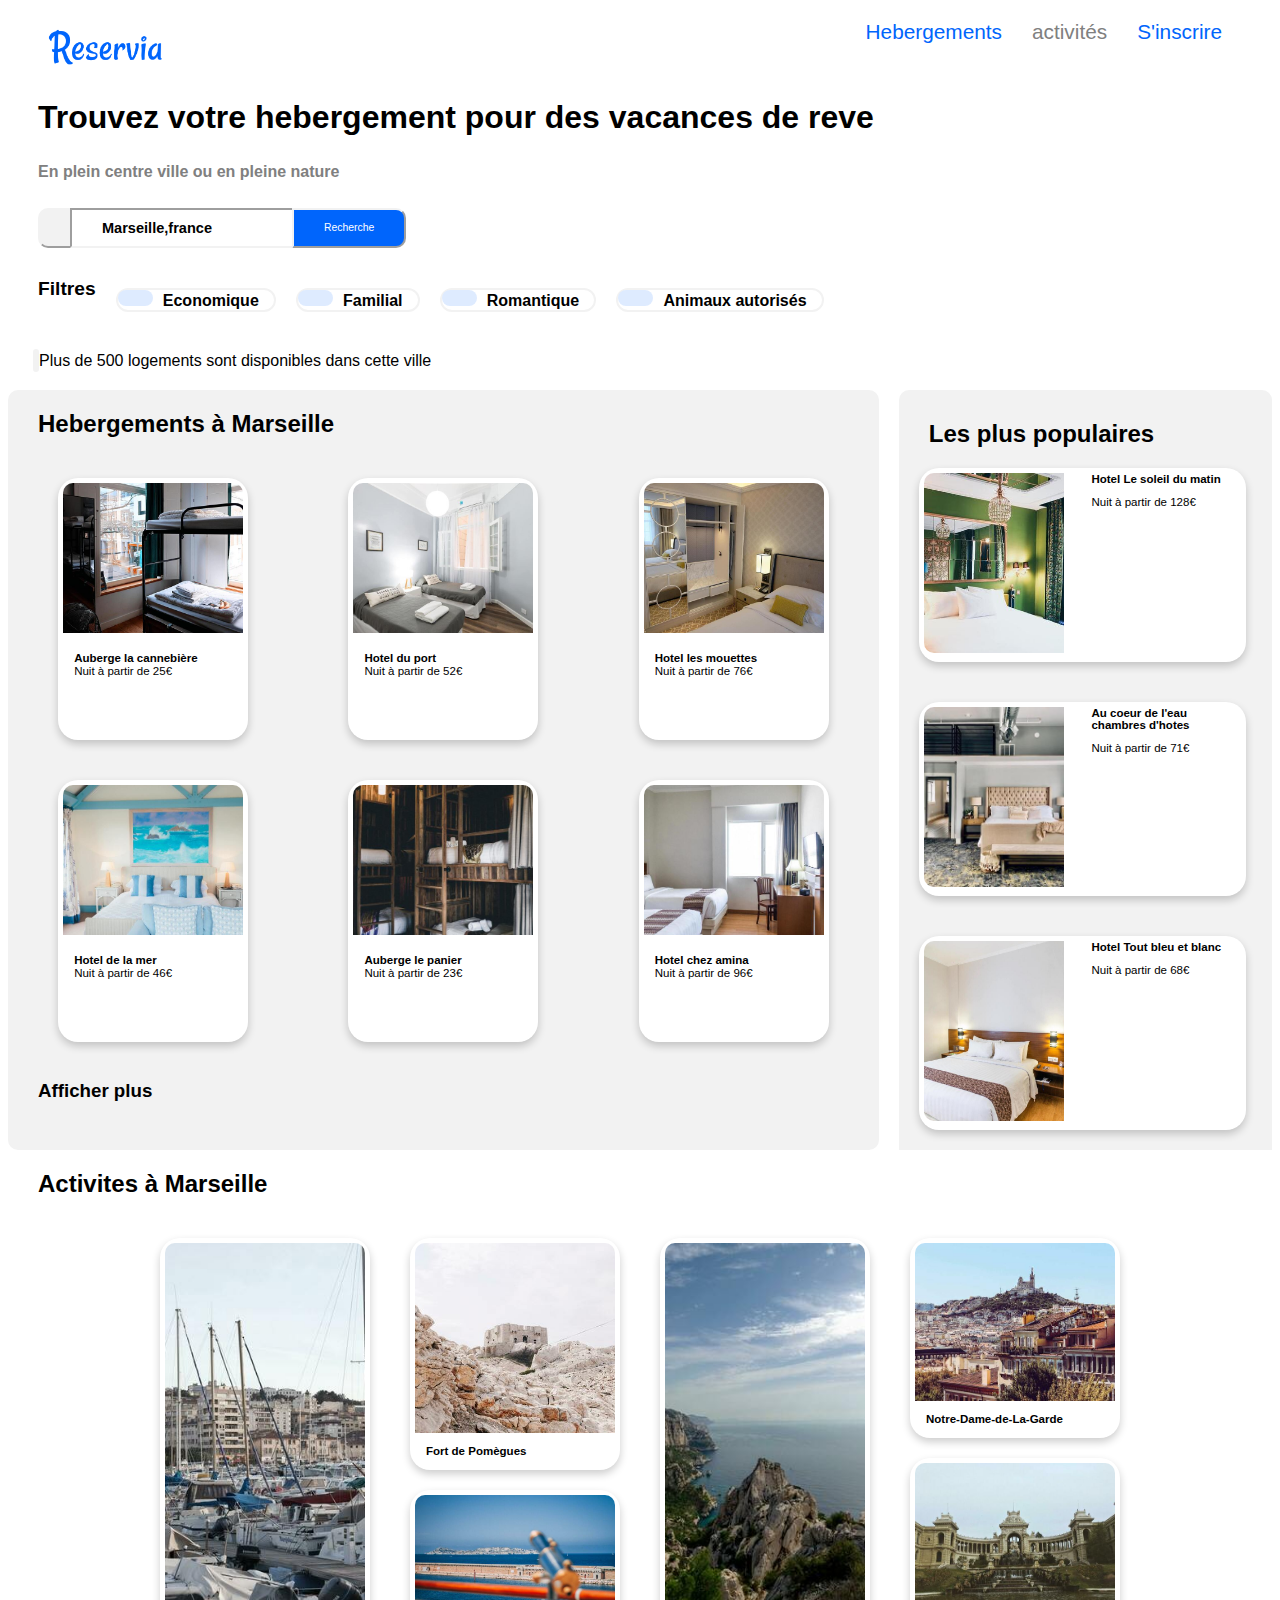
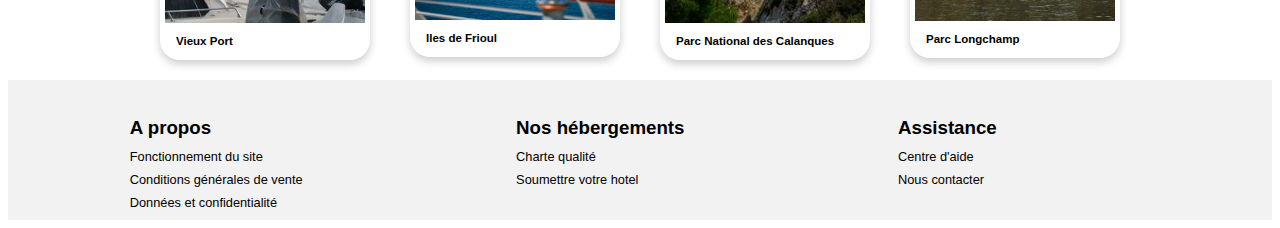
<file: index.html>
<!DOCTYPE html>
<html lang="fr">

<head>
    <meta charset="utf-8" />
    <link rel="stylesheet" href="css/siteP2.css" />
    <link rel="stylesheet" href="./css/card.css" />
    <link rel="stylesheet" href="./css/adaptation.css" />
    <link rel="stylesheet" href="https://pro.fontawesome.com/releases/v5.10.0/css/all.css" integrity="sha384-AYmEC3Yw5cVb3ZcuHtOA93w35dYTsvhLPVnYs9eStHfGJvOvKxVfELGroGkvsg+p" crossorigin="anonymous"/>
    <title> Reservia </title>
</head>

<body>
    <div id="bloc-page">
        <header>
            <div class="reservia">
                <div class="logo-reservia">
                    <img class="logo" src="reservia.jpg" alt="photo reservia" />
                </div>
                <nav id="client">
                <div class="text"> 
                    <div class="client bleu">
                        <a class="ancre" href="#lien"> Hebergements</a>
                    </div>
                    <div class="client grey">
                        <a class="ancre1" href="#lien"> activités</a> 
                    </div>
                </div>
                    <div class="client1">
                        <a class="ancre2" href="#lien"> S'inscrire </a> 
                    </div>
                </nav>
            </div>
        </header>
    </div>

    <main>
            <div id="Hebergement">
                <div class="TVH">
                    <h1>Trouvez votre hebergement pour des vacances de reve</h1>
                </div>
                <div class="PCV">
                    <h5>En plein centre ville ou en pleine nature</h5>
                </div>
                <div class="bouton">
                    <div class="sert1"> <button class="button mag1" data-search="next"> <i class="fas fa-map-marker-alt"></i> </button> </div>
                    <div class="sert2"> <input class="button mag2" type="search" placeholder= "Marseille,france"> </div>
                    <div class="sert3"> <button class="button color-bleu-icon1 mag3" data-search="clear"> <span class="recherche">Recherche</span> <i class="fas fa-search"></i> </button> </div>
                </div>
            <div id="villes">
                <div class="filtres"> <strong> Filtres </strong></div>
                <div class="Economique">
                    <div><a class="btn-group"><i class="fas fa-money-bill-wave-alt color-bleu-icon "> </i> Economique </a></div>
                    <div> <a class="btn-group"><i class="fas fa-child color-bleu-icon "></i> Familial </a></div>
                    <div><a class="btn-group"><i class="fas fa-heart color-bleu-icon"></i> Romantique </a></div>
                    <div><a class="btn-group"> <i class="fas fa-dog color-bleu-icon "></i> Animaux autorisés </a></div>
                </div>
            </div>
            <div class="next1"><i class="fas fa-info"></i>
               <a class="next">Plus de 500 logements sont disponibles dans cette ville </a></div>
            </div>
            </main>


        <section id="lien">
            <article class="heberge margin-right-10">
                <div class="margin">
                    <h2 class="font-size">Hebergements à Marseille</h2>
                </div>

                <div class="logement">

                    <div class="lot1">
                        <a href="" class="card">
                            <img class="card-img img img60" src="./image-hebergement/auberge_la_cannebière.jpg"
                                alt="photo-auberge-la-cannebiere">
                            <div class="container img10">
                                <h4 class="no-margin"><b>Auberge la cannebière</b></h4>
                                <p class="font-size2">Nuit à partir de 25€</p>
                                    <i class="fas fa-star rating"></i>
                                    <i class="fas fa-star rating"></i>
                                    <i class="fas fa-star rating"></i>
                                    <i class="fas fa-star rating"></i>
                                    <i class="fas fa-star rating1"></i>
                            </div>
                        </a>
                        <a href="" class="card">
                            <img class="card-img img img60" src="./image-hebergement/hotel-du-port.jpg" alt="photo-hotel-du-port">
                            <div class="container img10">
                                <h4 class="no-margin"><b>Hotel du port</b></h4>
                                <p class="font-size2">Nuit à partir de 52€</p>
                                <i class="fas fa-star rating"></i>
                                <i class="fas fa-star rating"></i>
                                <i class="fas fa-star rating"></i>
                                <i class="fas fa-star rating"></i>
                                <i class="fas fa-star rating"></i>
                            </div>
                        </a>
                        <a href="" class="card">
                            <img class="card-img img img60" src="./image-hebergement/hotel-les-mouettes.jpg"
                                alt="photo-hotel-les-mouettes">
                            <div class="container img10">
                                <h4 class="no-margin"><b>Hotel les mouettes</b></h4>
                                <p class="font-size2">Nuit à partir de 76€</p>
                                <i class="fas fa-star rating"></i>
                                <i class="fas fa-star rating"></i>
                                <i class="fas fa-star rating"></i>
                                <i class="fas fa-star rating"></i>
                                <i class="fas fa-star rating1"></i>
                            </div>
                        </a>
                    </div>
                    <div class="lot2">
                        <a href="" class="card">
                            <img class="card-img img img60" src="./image-hebergement/hotel-de-la-mer.jpg"
                                alt="photo-hotel-de-la-mer">
                            <div class="container img10">
                                <h4 class="no-margin"><b>Hotel de la mer</b></h4>
                                <p class="font-size2">Nuit à partir de 46€</p>
                                <i class="fas fa-star rating"></i>
                                <i class="fas fa-star rating"></i>
                                <i class="fas fa-star rating"></i>
                                <i class="fas fa-star rating1"></i>
                                <i class="fas fa-star rating1"></i>
                            </div>
                        </a>
                        <a href="" class="card">
                            <img class="card-img img img60" src="./image-hebergement/auberge-le-panier.jpg"
                                alt="photo-auberge-le-panier">
                            <div class="container img10">
                                <h4 class="no-margin"><b>Auberge le panier</b></h4>
                                <p class="font-size2">Nuit à partir de 23€</p>
                                <i class="fas fa-star rating"></i>
                                <i class="fas fa-star rating"></i>
                                <i class="fas fa-star rating"></i>
                                <i class="fas fa-star rating"></i>
                                <i class="fas fa-star rating1"></i>
                            </div>
                        </a>
                        <a href="" class="card">
                            <img class="card-img img img60" src="./image-hebergement/hotel-chez-amina.jpg"
                                alt="photo-hotel-chez-amina">
                            <div class="container img10">
                                <h4 class="no-margin"><b>Hotel chez amina</b></h4>
                                <p class="font-size2">Nuit à partir de 96€</p>
                                <i class="fas fa-star rating"></i>
                                <i class="fas fa-star rating"></i>
                                <i class="fas fa-star rating"></i>
                                <i class="fas fa-star rating"></i>
                                <i class="fas fa-star rating"></i>
                            </div>
                        </a>
                    </div>
                    <div class="margin">
                        <h3>Afficher plus</h3>
                    </div>

                </div>


            </article>
            <aside class="popu margin-left-10">
                <div class="margin espace1 font-size">
                    <div class="espace">Les plus populaires </div>
                    <div class="espace2"> <i class="fas fa-chart-line"></i> </div>
                </div>
                <div id="populaires">

                    <a href="" class="card card-decale">
                        <div class="img70">
                            <img class="card-img1 img" src="./image-hebergement/hotel-le-soleil-du-matin.jpg"
                                alt="photo-hotel-le-soleil-du-matin">
                        </div>
                        <div class="container1 img30">
                            <h4 class="no-margin"><b>Hotel Le soleil du matin</b></h4>
                            <p class="font-size2">Nuit à partir de 128€</p>
                            <i class="fas fa-star rating espace4"></i>
                            <i class="fas fa-star rating espace4"></i>
                            <i class="fas fa-star rating espace4"></i>
                            <i class="fas fa-star rating espace4"></i>
                            <i class="fas fa-star rating espace4"></i>
                        </div>
                    </a>

                    <a href="" class="card card-decale">
                        <div class="img70">
                            <img class="card-img1 img" src="./image-hebergement/au-coeur-de-eau-chambres-hotes.jpg"
                                alt="photo-au-coeur-de-eau-chambre-hotes">
                        </div>
                        <div class="container1 img30">
                            <h4 class="no-margin"><b>Au coeur de l'eau chambres d'hotes</b></h4>
                            <p class="font-size2">Nuit à partir de 71€</p>
                            <i class="fas fa-star rating espace4"></i>
                            <i class="fas fa-star rating espace4"></i>
                            <i class="fas fa-star rating espace4"></i>
                            <i class="fas fa-star rating espace4"></i>
                            <i class="fas fa-star rating1 espace4"></i>
                        </div>
                    </a>

                    <a href="" class="card card-decale">
                        <div class="img70">
                            <img class="card-img1 img" src="./image-hebergement/hotel-tout-bleu-et-blanc.jpg"
                                alt="photo-hotel-tout-bleu-et-blanc" >
                        </div>
                        <div class="container1 img30">
                            <h4 class="no-margin"><b>Hotel Tout bleu et blanc</b></h4>
                            <p class="font-size2">Nuit à partir de 68€</p>
                            <i class="fas fa-star rating espace4"></i>
                            <i class="fas fa-star rating espace4"></i>
                            <i class="fas fa-star rating espace4"></i>
                            <i class="fas fa-star rating espace4"></i>
                            <i class="fas fa-star rating1 espace4"></i>
                        </div>
                    </a>
                </div>
            </aside>
        </section>
            <article>
                <div class="margin1">
                    <h2 class="font-size">Activites à Marseille</h2>
                </div>

                <div id="monument">

                    <a href="" class="text-decoration">
                        <div class="card card-large">
                            <img class="card-img2 img" src="./image-activites/vieux-port.jpg" alt="photo-vieux-port">
                            <div class="container img20">
                                <h4 class="no-margin"><b>Vieux Port</b></h4>
                            </div>
                        </div>
                    </a>

                    <a href="" class="text-decoration"> 
                        <div class="card card-large">
                            <img class="card-img5 img" src="./image-activites/fort-de-pomègues.jpg"
                                alt="photo-fort-de-pomègues">
                            <div class="container img20">
                                <h4 class="no-margin"><b>Fort de Pomègues</b></h4>
                            </div>
                        </div>
                        <div class="card card-large">
                            <img class="card-img4 img" src="./image-activites/iles-de-frioul.jpg"
                                alt="photo-de-iles-de-frioul">
                            <div class="container img20">
                                <h4 class="no-margin"><b>Iles de Frioul</b></h4>
                            </div>
                        </div>
                    </a>

                    <a href="" class="text-decoration">
                        <div class="card card-large" >
                            <img class="card-img2 img" src="./image-activites/parc-national-des-calanques.jpg"
                                alt="photo-parc-national-des-calanques">
                            <div class="container img20">
                                <h4 class="no-margin"><b>Parc National des Calanques</b></h4>
                            </div>
                        </div>
                    </a>



                    <a href="" class="text-decoration">
                        <div class="card card-large">
                            <img class="card-img3 img" src="./image-activites/notre-dame-de-la-garde.jpg"
                                alt="photo-de-notre-dame-de-la-garde">
                            <div class="container img20 img20">
                                <h4 class="no-margin"><b>Notre-Dame-de-La-Garde</b></h4>
                            </div>
                        </div>
                        <div class="card card-large">
                            <img class="card-img3 img" src="./image-activites/parc-longchamp.jpg" alt="photo-parc-longchamp">
                            <div class="container img20">
                                <h4 class="no-margin"><b>Parc Longchamp</b></h4>
                            </div>
                        </div>
                    </a>
                </div>

            </article>

        <footer>
            <div id="infos">
                <div class="a-propos">
                    <h3> A propos </h3>
                <p class="font-size1"><a class="text-decorative"  href="#"> Fonctionnement du site </a></p>
                <p class="font-size1"><a class="text-decorative"  href="#"> Conditions générales de vente </a></p>
                <p class="font-size1"><a class="text-decorative" href="#"> Données et confidentialité </a></p>
                </div>
                <div class="nos-hebergements">
                    <h3> Nos hébergements </h3>
                <p class="font-size1"><a class="text-decorative"  href="#"> Charte qualité </a></p>
                <p class="font-size1"><a class="text-decorative" href="#"> Soumettre votre hotel </a></p>
                </div>
                <div class="assistance">
                    <h3>Assistance</h3>
                    <p class="font-size1"><a class="text-decorative"  href="#"> Centre d'aide</a></p>
                    <p class="font-size1"><a class="text-decorative"  href="#"> Nous contacter</a></p>
                </div>
                <div></div>

            </div>

        </footer>
</body>

</html>
</file>
<file: css/siteP2.css>
#infos{
   display: flex;
    background-color:#F2F2F2;
    justify-content: space-around;
    line-height: 10px;
    width: 100%;
    padding-top: 25px;
}
.filtres{
    margin-right: 10px;
    font-size: 1.2em;
    margin-bottom: 5px;
}
.client,.client1{
    margin-right: 30px;
}

#monument{
    display:flex;
    width: 100%;
    justify-content: center;
}

section{
    display: flex;
    flex-direction: row;
    margin-right: auto;
    justify-content: space-evenly;
    width: 100%;
}
body{
    font-family: Raleway,"trebuchet MS", sans-serif;
}
#villes{
    display: flex;
    margin: 30px;
}
.Economique{
    display: flex;
}
.reservia{
    display: flex;
    width: 100%;
}
.logo-reservia{
    margin-left: 20px;
    max-height: 150px;
}
.logo{
    width: 40%;
}
.next1{
    margin-bottom: 20px;
    margin-left: 25px;
}
.btn-group{
    border: 4px solid #F2F2F2;
    border-radius: 30px 30px 30px 30px;
    font-weight: bolder;
    margin: 10px;
    padding-right: 15px;
}  
.color-bleu-icon{
    background-color: #DEEBFF;
}
.btn-group:hover{
    color: blue;
}
.button{
    font-size: 1.3em;
    border-color: #F2F2F2;
    background: white;
}
.bouton{
    display: flex;
}

.mag1{
    border-radius: 10px 0px 0px 10px;
    margin-left: 30px;
    background: #F2F2F2;
    height: 40px;
    outline:none;
    padding-right: 15px;
    padding-left: 15px;
    border-right: white;
    
}   
.mag2{
    border-radius: 0px 0px 0px 0px;
    height: 40px;
    border-right: white;
    padding-left: 30px;
}
.mag2::placeholder{
    color: black;
    font-weight:bold;
}
.mag3{
    border-radius: 0px 10px 10px 0px;
    height: 40px;
    outline:none;
    padding-left: 30px;
    padding-right: 30px;
    color: white;
}
#populaires{
    display: flex;
    flex-direction: column;
    background-color: #F2F2F2;
}
.lot1, .lot2 {
    display: flex;
    justify-content: space-around;
}
.margin-right-10 {
    margin-right: 10px;
    border-radius: 10px 10px 10px 10px;
}
.margin-left-10 {
    margin-left: 10px;
    border-radius: 10px 10px 10px 10px;
}
.margin {
    margin-left:25px;
}
.margin1{
    margin-left: 30px;
}
h1, .PCV {
    margin-left: 30px;
}
h5{
    font-size: 1em;
}
header{
    margin-left: 10px;
}
.espace1{
    display: flex;
    justify-content: space-between;
    font-weight: bolder;
    padding-top: 30px;
}
.espace2{
    margin-right: 25px;
}
.color-bleu-icon{
color: #0065FC;
}
.color-bleu-icon1{
background: #0065FC;
}
.color{
    color: #0065FC;
}
.PCV{
    color: grey;
}
.ancre{
    color: #0065FC;
    border-top: 2px solid #0065FC ;
    text-decoration: none;
    padding-top: 20px;
}
.ancre1{
    color: grey;
    text-decoration: none;
}
.ancre2{
    color: #0065FC;
    text-decoration: none;
}
.img30{
    width: 49%;
    padding-left: 15px;
}
.img70{
    width: 50%;
}
.img10{
    line-height: 2px;
    width: 100%;
    object-fit: cover;
    height: 70px;
    padding-top: 20px!important;
}
.text-decorative{
    text-decoration: none;
    color: black;
}
.text{
    display: flex;
}
.text-decoration{
    text-decoration: none;
}
.espace4{
    margin-bottom: 30px;
}
</file>
<file: css/card.css>
.card {
    box-shadow: 0 4px 8px 0 rgba(0,0,0,0.2);
    transition: 0.3s;
    background: white;
    border-radius: 20px;
    padding: 5px;
    height: fit-content;
    width: 100%;
    margin: 20px;
    text-decoration: none;
    color: black;
  }
  .card-large{
    width: auto;
    height: fit-content;
  }
  .card:hover , .card1:hover {
    box-shadow: 0 8px 16px 0 rgba(0,0,0,0.2);
  }
  
  .container {
    padding: 8px 11px;
    width: 214px;
  }

  .no-margin {
      margin: auto !important;
  }

  .rating{
    color: #0065FC;
    font-size: 1em;
 }
 .rating1{
   color: #F2F2F2;
     font-size: 1em;
 }
 .card-decale{
     display: flex;
     width: auto;
     height: fit-content;
 }
</file>
<file: css/adaptation.css>
/* Extra small devices (phones, 600px and down) */
@media only screen and (min-width: 320px) and (max-width: 767px) {
    .card {
        width: auto;
    }

    .card-large{
        width: auto;
    }
    section{
        flex-direction: column-reverse;
    }
    .lot1, .lot2 {
        flex-direction: column;
    }
    #monument{
        flex-direction: column;
        width: 100%;
    }
    #infos{
        flex-direction: column;
    }
    .btn-group{
        font-size: 12px;
        height: 30px;
        align-items: center;
        display: flex;
        border-radius: 50px 50px 50px 50px;
        margin-right: 20px;
        padding-right: 30px;
    }
    .color-bleu-icon{
        width: 10px;
        font-size: 10px;
        padding: 15px;
        text-align: center;
        margin-right: 25px;
        border-radius: 30px;
    }

    .filtres{
        font-size: 1em;
        margin-bottom: 20px;
    }
    .next{
        font-size: 0.8em;
    }

    .next1{
        margin-bottom: 40px;
    }
    .font-size1{
        font-size: 0.8em;
    }
    .ancre2{
        font-size: 1em;
        position: relative;
        top: 15px;
    }
    .font-size{
        font-size: 1.5em;
    }
    .font-size2{
        font-size: 1em;
    }
    h4,h3{
        font-size: 1em;
    }
    h5{
        font-size: 1em;
    }
    h1{
        font-size: 1.5em;
        margin-top: 50px;
    }
   
    header{
        margin-left: 20px;
    }
    .heberge{
        background-color: white;
    }
    .sert1,.sert3{
        font-size: 30%;
    }
    .sert2{
        font-size: 70%;
    }
    .sert{
        font-size: 70%;
    }
    
    .a-propos, .nos-hebergements,.assistance{
        margin-left: 30px;
    }
    #villes{
        flex-direction: column;
    }
    .img{
        width: 100%;
    }
    #infos{
        line-height: 30px;
    }
    .Economique {
        flex-wrap: wrap;
        justify-content: space-between;
    }
    .logo{
      width: 45%;
    }
    .container{
        width: 600px;
    }
    .ancre{
        padding-top: 0;
        border-top: 0;
        padding: 10px;
    }
    .text{
        font-size:1em;
        width: 100%;
        position: absolute;
        top: 70px;

        
    }
    .bleu{
        color:#0065FC;
        border-bottom: 4px solid #0065FC;
        width: 50%;
        }
       .grey{
        color: grey;
        border-bottom: 4px solid#F2F2F2;
        width: 50%;
        }
        .client{
            margin-bottom: 10px;
            margin-right: 30px;
            margin: 0;
            text-align: center;
        }
        .client1{
            margin-bottom: 10px;
            margin-right: 30px;
        }
    .fa-info{
        color: #0065FC;
        background-color: white;
        height: 20px;
        width: 20px;
        border: 2px solid #F2F2F2;
        text-align: center;
        border-radius: 30px;
        margin-left: 20px;
    }
    .heberge {
        width: 100%;
        background-color: #F2F2F2;
    }
    .popu{
    display: flex;
    flex-direction: column;
    background-color: #F2F2F2;
    }
    .recherche{
        display: none;
      }
      #client{
        display: flex;
        width: 100%;
        justify-content: flex-end;
        margin-bottom: 25px;
    }
    .card-img {
        width: 100%;
        border-radius: 10px 10px 0 0;
    }
    .card-img1 {
        width: 100%;
        border-radius: 10px 0 0 10px;
    }
    .img{
        width: 100%;
        object-fit: cover;
        height: 200px;
    }
    .img20,.img10{
        width: 100%;
        object-fit: cover;
        height: 50px;
        padding-top: 30px;
    }
    .mag1{
        border-radius: 20px 0px 0px 20px;
        height: 60px;
        border-right: white;
        font-size: 4em;
        padding-right: 15px;
        padding-left: 15px;
        object-fit: cover;
    }
    .mag2{
        height: 60px;
        object-fit: cover;
        width: 100%;
        padding-left: 15px;
    }
    .mag2::placeholder{
        color: black;
        font-size: 0.7em;
        font-weight:bold;
    }
    .mag3{
        border-radius: 20px 20px 20px 20px;
        height: 60px;
        font-size: 4em;
        object-fit: cover;
        width: 100%;
        padding-left: 15px;
        padding-right: 15px;
    }
    

}

/* Small devices (portrait tablets and large phones, 600px and up) */
@media only screen and (min-width: 768px) and (max-width: 1024px){
    .card {
        width: auto;
    }
    .card-large{
        width: auto;
    }

    section{
        flex-direction: column-reverse;
    }
    .lot1, .lot2 {
        flex-direction: column;
    }
    #monument{
        flex-direction: column;
        width: 100%;
    }
    #infos{
        flex-direction: column;
    }
    .btn-group{
        font-size: 40px;
        height: 85px;
        align-items: center;
        display: flex;
        border-radius: 50px 50px 50px 50px;
        margin-right: 20px;
        padding-right: 30px;
    }
    .color-bleu-icon{
        width: 50px;
        font-size: 40px;
        padding: 24px;
        text-align: center;
        margin-right: 25px;
        border-radius: 80px;
    }
    .filtres{
        font-size: 2.4em;
        margin-bottom: 20px;
    }
    .button{
        font-size: 2em;
    }
    .next{
        font-size: 1em;
    }
    .fa-info{
        color: #0065FC;
        background-color: white;
        height: 30px;
        width: 30px;
        border: 2px solid #F2F2F2;
        text-align: center;
        border-radius: 30px;
        margin-left: 20px;
        padding: 5px;
        font-size: 0.7em;
    }
    
    .next1{
        margin-bottom: 40px;
    }
    .font-size1{
        font-size: 1.5em;
    }
    .ancre2{
        font-size: 3em;
        position: relative;
        bottom: 10px;
    }
    .font-size{
        font-size: 3em;
    }
    .font-size2{
        font-size: 2em;
    }
    h4,h3{
        font-size: 2.5em;
    }
    h5{
        font-size: 1.5em;
    }
    h1{
        font-size: 3.5em;
        margin-top: 1.5em;
    }
    header{
        margin-left: 20px;
    }
    .margin1{
        margin-left: 30px;
    }
    .heberge{
        background-color: white;
    }
    .sert1,.sert3{
        font-size: 30%;
    }
    .sert2{
        font-size: 100%;
    }
    .a-propos, .nos-hebergements,.assistance{
        margin-left: 30px;
    }
    #villes{
        flex-direction: column;
    }
    .fa-chart-line{
        margin-left: 10px;
    }
    
    .card-img {
        width: 100%;
        border-radius: 10px 10px 0 0;
    }
    .card-img1 {
        width: 100%;
        border-radius: 10px 0 0 10px;
    }
    .img{
        width: 100%;
        object-fit: cover;
        height: 300px;
    }
    .img20,.img10{
        width: 100%;
        object-fit: cover;
        height: 90px;
        padding-top: 30px;
    }
    .mag1{
        border-radius: 20px 0px 0px 20px;
        height: 100px;
        border-right: white;
        font-size: 4em;
        padding-right: 30px;
        padding-left: 30px;
        object-fit: cover;
    }
    .mag2{
        height: 100px;
        object-fit: cover;
        width: 100%;
    }
    .mag2::placeholder{
        color: black;
        font-size: 0.7em;
        font-weight:bold;
    }
    .mag3{
        border-radius: 20px 20px 20px 20px;
        height: 100px;
        font-size: 4em;
        object-fit: cover;
        width: 100%;
    }
    #infos{
        line-height: 30px;
    }
    .Economique{
        flex-wrap: wrap;
        justify-content: flex-start;
    }
    .logo{
        width: 77%;
    }
    header{
        line-height: 114px;
    }
    .container{
        width: 600px;
    }
    .ancre{
        border-top: 0;
        padding-top: 0;
        padding: 10px;
    }
    .text{
        font-size: 3em;
        width: 100%;
        position: absolute;
        top: 90px;
        justify-content: space-between;

    }
    .bleu{
        color:#0065FC;
        border-bottom: 4px solid #0065FC;
        width: 50%;
        }
       .grey{
        color: grey;
        border-bottom: 4px solid#F2F2F2;
        width: 50%;
        }
        .client{
            margin-bottom: 10px;
            margin-right: 30px;
            margin: 0;
            text-align: center;
        }
        .client1{
            margin-bottom: 10px;
            margin-right: 30px;
        }
    .heberge {
        width: 100%;
        background-color: #F2F2F2;
    }
    .popu{
    display: flex;
    flex-direction: column;
    background-color: #F2F2F2;
    }
    .bouton{
        font-size: xx-large;
    }
    .recherche{
        display: none;
      }
      #client{
        display: flex;
        width: 100%;
        justify-content: flex-end;
        margin-bottom: 25px;
    }
      
}


@media only screen and (min-width: 1025px) and (max-width: 1359px){
    header{
        margin: 20px;
        
    }
    .margin1{
        margin-left: 50px;
    }
    .sert1,.sert3{
        font-size: 50%;
    }
    .sert2{
        font-size: 70%;
    }
    .a-propos, .nos-hebergements,.assistance{
        margin-left: 30px;
        font-size: 1em;
    }
    .margin, .margin1{
        margin-left: 30px;
    }
    h4,p{
        font-size: 1.2em;
    }
    .espace{
        font-size: 1.5em;
    }
    .fa-chart-line{
        font-size: x-large;
        margin-left: 10px;
    }
    .btn-group{
        display: flex;
        border: 2px solid #F2F2F2;
        border-radius: 30px 30px 30px 30px;
        font-weight: bolder;
        padding: 6px;
        padding-left: 0;
        margin: 10px;
        padding-right: 15px;
        align-items: baseline;
    }
    .filtres{
        margin-right: 10px;
        font-size: 1.2em;
        margin-bottom: 15px;
    }
    .btn-group{
        padding-top: 0;
        padding-bottom: inherit;
    }  
    .color-bleu-icon{
        border-radius: 20px;
        background-color: #DEEBFF;
        margin-right: 10px;
        padding:8px;
        width: 1.2em;
        text-align: center;
    }
    .next{
        font-size: 1em;
    }
    .fa-info{
        color: #0065FC;
        background-color: white;
        height: 20px;
        width: 20px;
        border: 3px solid #F2F2F2;
        border-radius: 20px;
        text-align: center;
    }
    .heberge {
        width: 70%;
        background-color: #F2F2F2;
    }
    .popu{
        width: 30%;
        display: flex;
        flex-direction: column;
        background-color: #F2F2F2;
    }
    .card-img {
        object-fit: cover;
        width: 180px;
        border-radius: 10px 10px 0 0;
        height: 150px;
      }
      .card{
          width: 180px;
      }
      .container,.container1{
          font-size: 0.6em;
      }
      .card-img1 {
        object-fit: cover;
        width: 140px;
        border-radius: 10px 0 0 10px;
        height: 180px;
      }
      .card-decale{
          width: 85%;
      }
      .card-img2 {
        object-fit: cover;
        width: 200px;
        border-radius: 10px 10px 0 0;
        height: 380px;
      }
      .card-img3{
        object-fit: cover;
        width: 200px;
        border-radius: 10px 10px 0 0;
        height: 158px;
      }
      .card-img4 {
        object-fit: cover;
        width: 200px;
        border-radius: 10px 10px 0 0;
        height: 125px;
      }
      .card-img5 {
        object-fit: cover;
        width: 200px;
        border-radius: 10px 10px 0 0;
        height: 190px;
      }
      .card-large{
          width: 200px;
      }
      .fa-search{
          display: none !important;
      }
      #client{
        display: flex;
        font-size: 1.3em;
        width: 100%;
        justify-content: flex-end;
        margin-bottom: 25px;
    }
    .font-size1{
        font-size: 0.8em;
    }

}


@media only screen and (min-width: 1360px) and (max-width:1400px){
    .heberge {
        width: 100%;
        background-color: #F2F2F2;
    }
    .popu{
    display: flex;
    flex-direction: column;
    background-color: #F2F2F2;
    }
    h4,p{
        font-size: 0.9em;
    }
    .espace{
        font-size: 1.5em;
    }
    .fa-chart-line{
        font-size: x-large;
    }
    .btn-group{
        border: 2px solid #F2F2F2;
        border-radius: 30px 30px 30px 30px;
        font-weight: bolder;
        font-size: 1.2em;
        padding: 6px;
        padding-left: 0;
        margin: 10px;
        padding-right: 15px;
    }
    .color-bleu-icon{
        border-radius: 20px;
        background-color: #DEEBFF;
        margin-right: 10px;
        padding:8px;
        width: 1.2em;
        text-align: center;
    }
    .container1 {
        padding: 8px 11px;
        width: 190px;
      }
      .fa-info{
        color: #0065FC;
        background-color: white;
        height: 20px;
        width: 20px;
        border: 3px solid #F2F2F2;
        border-radius: 20px;
        text-align: center;
    }
    .card-img {
        object-fit: cover;
        width: 100%;
        border-radius: 10px 10px 0 0;
        height: 150px;
      }
      .card-img1 {
        object-fit: cover;
        width: 160px;
        border-radius: 10px 0 0 10px;
        height: 160px;
      }
      .card-img2 {
        object-fit: cover;
        width: 290px;
        border-radius: 10px 10px 0 0;
        height: 380px;
      }
      .card-img3{
        object-fit: cover;
        width: 290px;
        border-radius: 10px 10px 0 0;
        height: 158px;
      }
      .card-img4 {
        object-fit: cover;
        width: 290px;
        border-radius: 10px 10px 0 0;
        height: 125px;
      }
      .card-img5 {
        object-fit: cover;
        width: 290px;
        border-radius: 10px 10px 0 0;
        height: 190px;
      }
      .fa-search{
        display: none !important;
    }
    #client{
        display: flex;
        font-size: 1.3em;
        width: 100%;
        justify-content: flex-end;
        margin-bottom: 25px;
    }


}
@media only screen and (min-width: 1401px) and (max-width: 1600px){
    .heberge {
        width: 100%;
        background-color: #F2F2F2;
    }
    .popu{
    display: flex;
    flex-direction: column;
    background-color: #F2F2F2;
    }
    h4,p{
        font-size: 0.9em;
    }
    .espace{
        font-size: 1.5em;
    }
    .fa-chart-line{
        font-size: x-large;
    }
    .btn-group{
        border: 2px solid #F2F2F2;
        border-radius: 30px 30px 30px 30px;
        font-weight: bolder;
        font-size: 1.2em;
        padding: 6px;
        padding-left: 0;
        margin: 10px;
        padding-right: 15px;
    }
    .color-bleu-icon{
        border-radius: 20px;
        background-color: #DEEBFF;
        margin-right: 10px;
        padding:8px;
        width: 1.2em;
        text-align: center;
    }
    .container1 {
        padding: 8px 11px;
        width: 190px;
      }
      .fa-info{
        color: #0065FC;
        background-color: white;
        height: 20px;
        width: 20px;
        border: 3px solid #F2F2F2;
        border-radius: 20px;
        text-align: center;
    }
    .card-img {
        object-fit: cover;
        width: 100%;
        border-radius: 10px 10px 0 0;
        height: 150px;
      }
      .card-img1 {
        object-fit: cover;
        width: 160px;
        border-radius: 10px 0 0 10px;
        height: 160px;
      }
      .card-img2 {
        object-fit: cover;
        width: 290px;
        border-radius: 10px 10px 0 0;
        height: 380px;
      }
      .card-img3{
        object-fit: cover;
        width: 290px;
        border-radius: 10px 10px 0 0;
        height: 158px;
      }
      .card-img4 {
        object-fit: cover;
        width: 290px;
        border-radius: 10px 10px 0 0;
        height: 125px;
      }
      .card-img5 {
        object-fit: cover;
        width: 290px;
        border-radius: 10px 10px 0 0;
        height: 190px;
      }
      .fa-search{
        display: none !important;
    }
    #client{
        display: flex;
        font-size: 1.3em;
        width: 100%;
        justify-content: flex-end;
        margin-bottom: 25px;
    }


}

@media only screen and (min-width: 1601px) and (max-width: 1759px){
    .heberge {
        width: 100%;
        background-color: #F2F2F2;
    }
    .popu{
    display: flex;
    flex-direction: column;
    background-color: #F2F2F2;
    }
    h4,p{
        font-size: 1.0em;
    }
    .espace{
        font-size: 1.5em;
    }
    .fa-chart-line{
        font-size: x-large;
    }
    .btn-group{
        border: 2px solid #F2F2F2;
        border-radius: 30px 30px 30px 30px;
        font-weight: bolder;
        font-size: 1.2em;
        padding: 6px;
        padding-left: 0;
        margin: 10px;
        padding-right: 15px;
    }
    .color-bleu-icon{
        border-radius: 20px;
        background-color: #DEEBFF;
        margin-right: 10px;
        padding:8px;
        width: 1.2em;
        text-align: center;
    }
    .container1 {
        padding: 8px 11px;
        width: 190px;
      }
      .fa-info{
        color: #0065FC;
        background-color: white;
        height: 20px;
        width: 20px;
        border: 3px solid #F2F2F2;
        border-radius: 20px;
        text-align: center;
    }
    .card-img {
        object-fit: cover;
        width: 100%;
        border-radius: 10px 10px 0 0;
        height: 150px;
      }
      .card-img1 {
        object-fit: cover;
        width: 160px;
        border-radius: 10px 0 0 10px;
        height: 160px;
      }
      .card-img2 {
        object-fit: cover;
        width: 290px;
        border-radius: 10px 10px 0 0;
        height: 380px;
      }
      .card-img3{
        object-fit: cover;
        width: 290px;
        border-radius: 10px 10px 0 0;
        height: 158px;
      }
      .card-img4 {
        object-fit: cover;
        width: 290px;
        border-radius: 10px 10px 0 0;
        height: 125px;
      }
      .card-img5 {
        object-fit: cover;
        width: 290px;
        border-radius: 10px 10px 0 0;
        height: 190px;
      }
      .fa-search{
        display: none !important;
    }
    #client{
        display: flex;
        font-size: 1.3em;
        width: 100%;
        justify-content: flex-end;
        margin-bottom: 25px;
    }


}




@media only screen and (min-width: 1760px) {
    .heberge {
        width: 100%;
        background-color: #F2F2F2;
    }
    .popu{
    display: flex;
    flex-direction: column;
    background-color: #F2F2F2;
    }
    .card {
        width: 100%;
    }

    .card-large{
        width: auto;
    }
    .card-decale{
        width: auto;
    }

    h4,p{
        font-size: 1.0em;
    }
    .espace{
        font-size: 1.5em;
    }
    .fa-chart-line{
        font-size: x-large;
    }
    .btn-group{
        border: 2px solid #F2F2F2;
        border-radius: 30px 30px 30px 30px;
        font-weight: bolder;
        font-size: 1.2em;
        padding: 6px;
        padding-left: 0;
        margin: 10px;
        padding-right: 15px;
    }  
    .color-bleu-icon{
        border-radius: 20px;
        background-color: #DEEBFF;
        margin-right: 10px;
        padding:8px;
        width: 1.2em;
        text-align: center;
    }
    .card-img{
        height: 150px;
        width: 350px;
    }
    .container{
        width: 250px;
    }
    .container1 {
        padding: 8px 11px;
        width: 190px;
      }
      .fa-info{
        color: #0065FC;
        background-color: white;
        height: 20px;
        width: 20px;
        border: 3px solid #F2F2F2;
        border-radius: 20px;
        text-align: center;
    }
    .card-img {
        object-fit: cover;
        width: 100%;
        border-radius: 10px 10px 0 0;
        height: 150px;
      }
      .card-img1 {
        object-fit: cover;
        width: 160px;
        border-radius: 10px 0 0 10px;
        height: 160px;
      }
      .card-img2 {
        object-fit: cover;
        width: 290px;
        border-radius: 10px 10px 0 0;
        height: 380px;
      }
      .card-img3{
        object-fit: cover;
        width: 290px;
        border-radius: 10px 10px 0 0;
        height: 158px;
      }
      .card-img4 {
        object-fit: cover;
        width: 290px;
        border-radius: 10px 10px 0 0;
        height: 125px;
      }
      .card-img5 {
        object-fit: cover;
        width: 290px;
        border-radius: 10px 10px 0 0;
        height: 190px;
      }
      .fa-search{
        display: none !important;
    }
    #client{
        display: flex;
        font-size: 1.3em;
        width: 100%;
        justify-content: flex-end;
        margin-bottom: 25px;
    }



}
</file>
